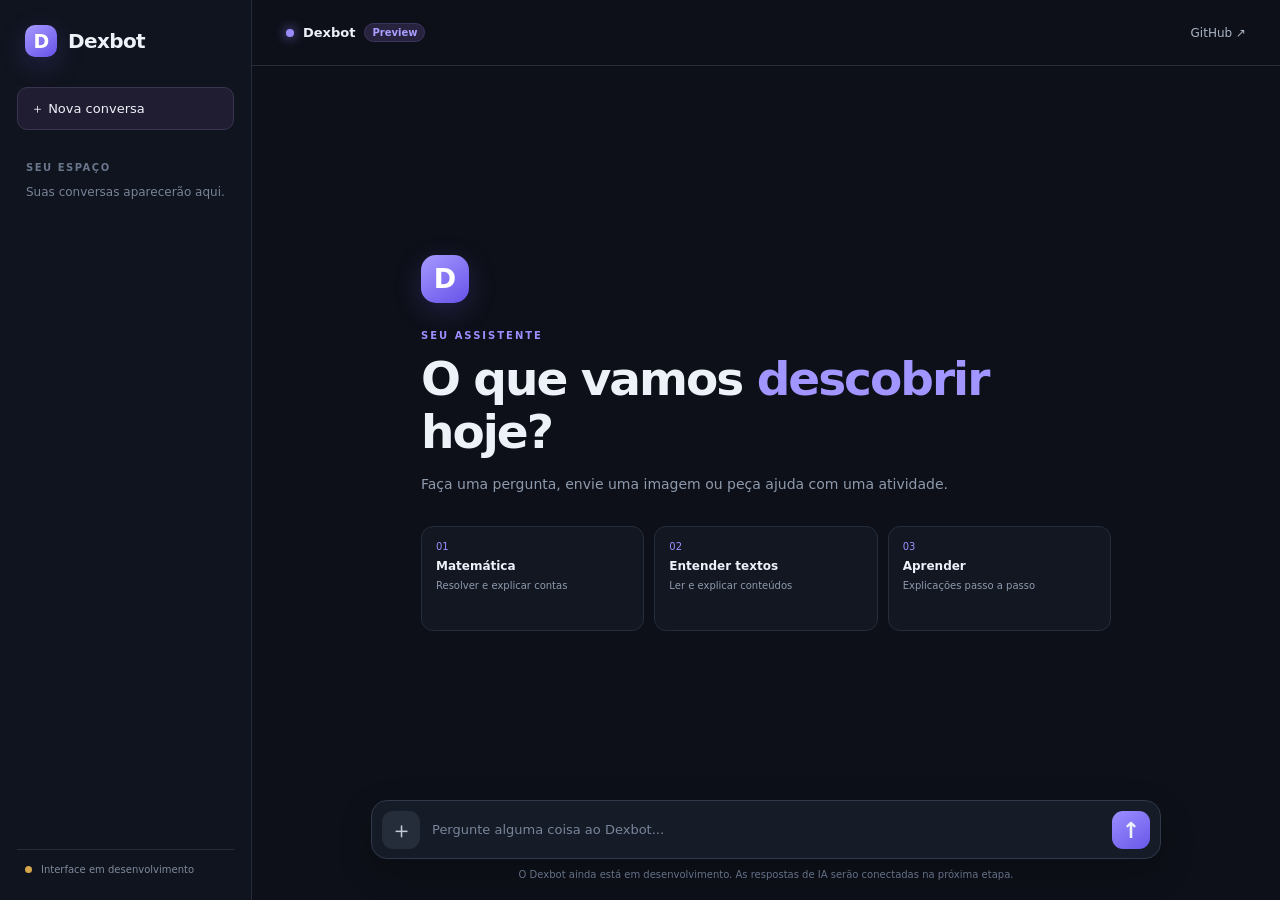
<file: index.html>
<!doctype html>
<html lang="pt-BR">
<head>
  <meta charset="UTF-8">
  <meta name="viewport" content="width=device-width, initial-scale=1.0">
  <meta name="theme-color" content="#10131d">
  <title>Dexbot — Assistente inteligente</title>
  <link rel="stylesheet" href="style.css">
</head>
<body>
  <div class="app-shell">
    <aside class="sidebar">
      <a class="brand" href="./"><span class="brand-mark">D</span><span>Dexbot</span></a>
      <button class="new-chat" id="newChatButton">＋ Nova conversa</button>
      <div class="side-label">SEU ESPAÇO</div>
      <div class="side-note">Suas conversas aparecerão aqui.</div>
      <div class="sidebar-bottom">
        <div class="status-dot"></div>
        <span>Interface em desenvolvimento</span>
      </div>
    </aside>

    <main class="main-area">
      <header class="topbar">
        <button class="mobile-brand" id="menuButton" aria-label="Abrir menu">☰</button>
        <div class="model-name"><span class="tiny-orb"></span> Dexbot <span class="version">Preview</span></div>
        <a class="github-link" href="https://github.com/henry4663/dn-ss" target="_blank" rel="noreferrer">GitHub ↗</a>
      </header>

      <section class="chat-area" id="chatArea">
        <div class="welcome" id="welcome">
          <div class="welcome-icon">D</div>
          <p class="eyebrow">SEU ASSISTENTE</p>
          <h1>O que vamos <span>descobrir</span> hoje?</h1>
          <p class="welcome-copy">Faça uma pergunta, envie uma imagem ou peça ajuda com uma atividade.</p>
          <div class="suggestions">
            <button class="suggestion" data-prompt="Explique uma conta de matemática passo a passo."><span>01</span><b>Matemática</b><small>Resolver e explicar contas</small></button>
            <button class="suggestion" data-prompt="Ajude-me a entender um texto."><span>02</span><b>Entender textos</b><small>Ler e explicar conteúdos</small></button>
            <button class="suggestion" data-prompt="Como posso estudar melhor este assunto?"><span>03</span><b>Aprender</b><small>Explicações passo a passo</small></button>
          </div>
        </div>
        <div class="messages" id="messages" aria-live="polite"></div>
      </section>

      <section class="composer-wrap">
        <div class="attachment-preview" id="attachmentPreview" hidden></div>
        <form class="composer" id="chatForm">
          <input id="imageInput" type="file" accept="image/*" hidden>
          <button class="attach-button" type="button" id="attachButton" aria-label="Anexar imagem" title="Anexar imagem">＋</button>
          <textarea id="messageInput" rows="1" placeholder="Pergunte alguma coisa ao Dexbot..." aria-label="Sua mensagem"></textarea>
          <button class="send-button" id="sendButton" type="submit" aria-label="Enviar mensagem">↑</button>
        </form>
        <p class="disclaimer">O Dexbot ainda está em desenvolvimento. As respostas de IA serão conectadas na próxima etapa.</p>
      </section>
    </main>
  </div>
  <script src="app.js"></script>
</body>
</html>
</file>
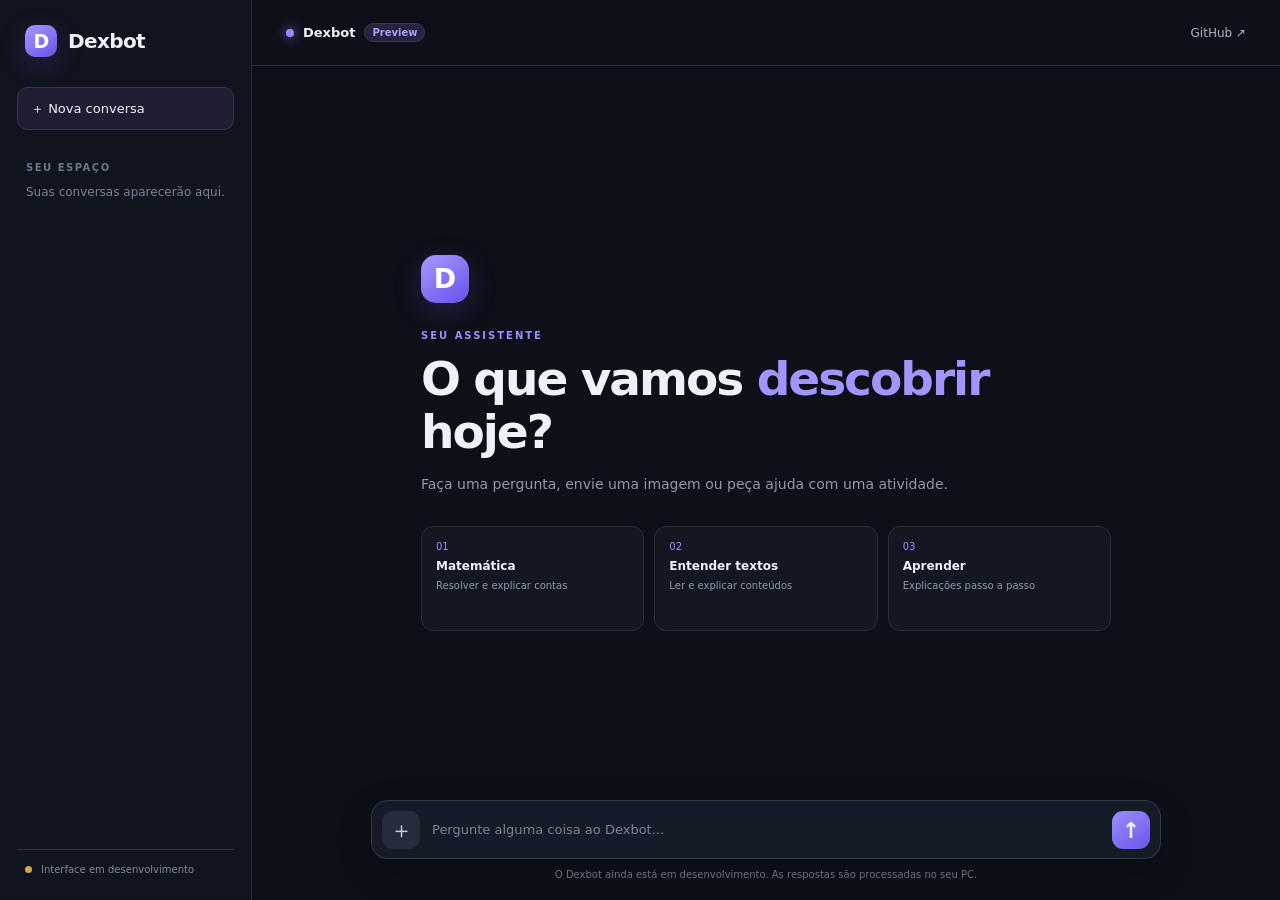
<file: public/index.html>
<!doctype html>
<html lang="pt-BR">
<head>
  <meta charset="UTF-8">
  <meta name="viewport" content="width=device-width, initial-scale=1.0">
  <meta name="theme-color" content="#10131d">
  <title>Dexbot — Assistente inteligente</title>
  <link rel="stylesheet" href="/style.css">
</head>
<body>
  <div class="app-shell">
    <aside class="sidebar">
      <a class="brand" href="/"><span class="brand-mark">D</span><span>Dexbot</span></a>
      <button class="new-chat" id="newChatButton">＋ Nova conversa</button>
      <div class="side-label">SEU ESPAÇO</div>
      <div class="side-note">Suas conversas aparecerão aqui.</div>
      <div class="sidebar-bottom"><div class="status-dot"></div><span>Interface em desenvolvimento</span></div>
    </aside>
    <main class="main-area">
      <header class="topbar">
        <button class="mobile-brand" id="menuButton" aria-label="Abrir menu">☰</button>
        <div class="model-name"><span class="tiny-orb"></span> Dexbot <span class="version">Preview</span></div>
        <a class="github-link" href="https://github.com/henry4663/dn-ss" target="_blank" rel="noreferrer">GitHub ↗</a>
      </header>
      <section class="chat-area" id="chatArea">
        <div class="welcome" id="welcome">
          <div class="welcome-icon">D</div>
          <p class="eyebrow">SEU ASSISTENTE</p>
          <h1>O que vamos <span>descobrir</span> hoje?</h1>
          <p class="welcome-copy">Faça uma pergunta, envie uma imagem ou peça ajuda com uma atividade.</p>
          <div class="suggestions">
            <button class="suggestion" data-prompt="Explique uma conta de matemática passo a passo."><span>01</span><b>Matemática</b><small>Resolver e explicar contas</small></button>
            <button class="suggestion" data-prompt="Ajude-me a entender um texto."><span>02</span><b>Entender textos</b><small>Ler e explicar conteúdos</small></button>
            <button class="suggestion" data-prompt="Como posso estudar melhor este assunto?"><span>03</span><b>Aprender</b><small>Explicações passo a passo</small></button>
          </div>
        </div>
        <div class="messages" id="messages" aria-live="polite"></div>
      </section>
      <section class="composer-wrap">
        <div class="attachment-preview" id="attachmentPreview" hidden></div>
        <form class="composer" id="chatForm">
          <input id="imageInput" type="file" accept="image/*" hidden>
          <button class="attach-button" type="button" id="attachButton" aria-label="Anexar imagem" title="Anexar imagem">＋</button>
          <textarea id="messageInput" rows="1" placeholder="Pergunte alguma coisa ao Dexbot..." aria-label="Sua mensagem"></textarea>
          <button class="send-button" id="sendButton" type="submit" aria-label="Enviar mensagem">↑</button>
        </form>
        <p class="disclaimer">O Dexbot ainda está em desenvolvimento. As respostas são processadas no seu PC.</p>
      </section>
    </main>
  </div>
  <script src="/app.js"></script>
</body>
</html>
</file>
<file: style.css>
:root{color-scheme:dark;--bg:#0d1018;--panel:#121722;--panel2:#171e2b;--line:#252d3b;--text:#edf1f8;--muted:#8e9aad;--accent:#8b7cff;--accent2:#6554e8}
*{box-sizing:border-box}
body{margin:0;background:var(--bg);color:var(--text);font-family:Inter,ui-sans-serif,system-ui,-apple-system,BlinkMacSystemFont,"Segoe UI",sans-serif}
button,a,textarea{font:inherit}
button{color:inherit}
.app-shell{display:flex;min-height:100vh}
.sidebar{width:252px;background:#10141e;border-right:1px solid var(--line);padding:25px 17px;display:flex;flex-direction:column;flex-shrink:0}
.brand{display:flex;align-items:center;gap:11px;color:var(--text);font-size:20px;font-weight:750;text-decoration:none;letter-spacing:-.6px;padding:0 8px 30px}
.brand-mark,.welcome-icon{display:grid;place-items:center;background:linear-gradient(145deg,#a69aff,#6652e9);color:white;font-weight:850;box-shadow:0 8px 28px #7665ff35}
.brand-mark{width:32px;height:32px;border-radius:10px;font-size:19px}
.new-chat{height:43px;border:1px solid #39344f;background:#201d32;border-radius:10px;text-align:left;padding:0 13px;cursor:pointer;font-size:13px}
.new-chat:hover,.suggestion:hover{border-color:var(--accent);background:#211f35}
.side-label{font-size:10px;letter-spacing:1.5px;color:#68758a;font-weight:700;margin:32px 9px 12px}
.side-note{font-size:12px;color:#778397;padding:0 9px}
.sidebar-bottom{margin-top:auto;display:flex;align-items:center;gap:9px;padding:14px 8px 0;border-top:1px solid var(--line);font-size:10px;color:#7e8a9d}
.status-dot{width:7px;height:7px;border-radius:50%;background:#d5a64c}
.main-area{display:flex;flex-direction:column;min-width:0;flex:1;min-height:100vh}
.topbar{height:66px;border-bottom:1px solid var(--line);display:flex;align-items:center;justify-content:space-between;padding:0 34px}
.model-name{display:flex;align-items:center;gap:9px;font-weight:650;font-size:13px}
.tiny-orb{width:8px;height:8px;border-radius:50%;background:#9a8cff;box-shadow:0 0 12px #8b7cff}
.version{font-size:10px;color:#a99eff;background:#27233f;border:1px solid #3b345d;padding:3px 7px;border-radius:20px}
.github-link{font-size:12px;color:#aab4c5;text-decoration:none}
.github-link:hover{color:white}
.mobile-brand{display:none;background:none;border:0}
.chat-area{width:min(850px,100%);margin:0 auto;flex:1;padding:45px 28px 25px;display:flex;flex-direction:column}
.welcome{margin:auto 0;max-width:690px;width:100%;align-self:center}
.welcome-icon{width:48px;height:48px;border-radius:15px;font-size:27px;margin-bottom:27px}
.eyebrow{font-size:10px;letter-spacing:2px;color:#9b8fff;font-weight:750;margin:0 0 12px}
h1{font-size:clamp(30px,5vw,47px);line-height:1.12;letter-spacing:-2px;margin:0;font-weight:760}
h1 span{color:#a195ff}
.welcome-copy{font-size:14px;color:var(--muted);margin:15px 0 30px;line-height:1.6}
.suggestions{display:grid;grid-template-columns:repeat(3,1fr);gap:10px}
.suggestion{background:var(--panel);border:1px solid var(--line);border-radius:12px;text-align:left;padding:14px;display:flex;flex-direction:column;gap:7px;cursor:pointer;min-height:105px}
.suggestion span{font-size:10px;color:#9b8fff}
.suggestion b{font-size:12px}
.suggestion small{font-size:10px;color:var(--muted)}
.messages{display:flex;flex-direction:column;gap:20px}
.message{display:flex;gap:12px;align-items:flex-start;max-width:100%}
.message.user{justify-content:flex-end}
.message-content{max-width:min(78%,650px);padding:13px 16px;border-radius:14px;background:var(--panel2);border:1px solid var(--line);font-size:13px;line-height:1.65;white-space:pre-wrap;overflow-wrap:anywhere}
.message.user .message-content{background:#292541;border-color:#41396a}
.message-avatar{width:27px;height:27px;flex-shrink:0;border-radius:9px;background:#292541;color:#b8adff;display:grid;place-items:center;font-size:12px;font-weight:800}
.message img{display:block;max-width:220px;max-height:180px;object-fit:contain;border-radius:9px;margin-top:8px}
.composer-wrap{width:min(790px,calc(100% - 48px));margin:0 auto;padding:0 0 20px}
.composer{min-height:59px;display:flex;align-items:flex-end;gap:10px;padding:9px 10px;background:#151b27;border:1px solid #30394a;border-radius:16px;box-shadow:0 12px 35px #0003}
.composer:focus-within{border-color:#7165c8}
.attach-button,.send-button{width:38px;height:38px;flex-shrink:0;border:0;border-radius:11px;cursor:pointer}
.attach-button{background:#252d3b;color:#c4ccda;font-size:23px}
.send-button{background:linear-gradient(145deg,#9c8eff,#6857e8);font-size:22px;font-weight:700}
.composer textarea{resize:none;max-height:150px;flex:1;outline:0;border:0;background:transparent;color:var(--text);padding:10px 2px;font-size:13px;line-height:1.5}
.composer textarea::placeholder{color:#78859a}
.disclaimer{text-align:center;font-size:10px;color:#657187;margin:10px 0 0}
.attachment-preview{padding:8px 12px;margin-bottom:8px;background:var(--panel);border:1px solid var(--line);border-radius:10px;font-size:11px;color:var(--muted)}
.attachment-preview img{width:54px;height:54px;object-fit:cover;border-radius:7px;vertical-align:middle;margin-right:10px}
.attachment-preview button{float:right;background:none;border:0;color:#c5cada;cursor:pointer}
@media(max-width:700px){.sidebar{display:none;position:fixed;z-index:5;inset:0 auto 0 0;box-shadow:15px 0 40px #0008}.sidebar.open{display:flex}.topbar{height:58px;padding:0 16px}.mobile-brand{display:block}.model-name{margin-right:auto;margin-left:12px}.chat-area{padding:28px 18px 20px}.welcome{margin:auto 0}.suggestions{grid-template-columns:1fr}.suggestion{min-height:75px}.composer-wrap{width:calc(100% - 28px);padding-bottom:14px}.message-content{max-width:88%}h1{letter-spacing:-1.2px}}
</file>
